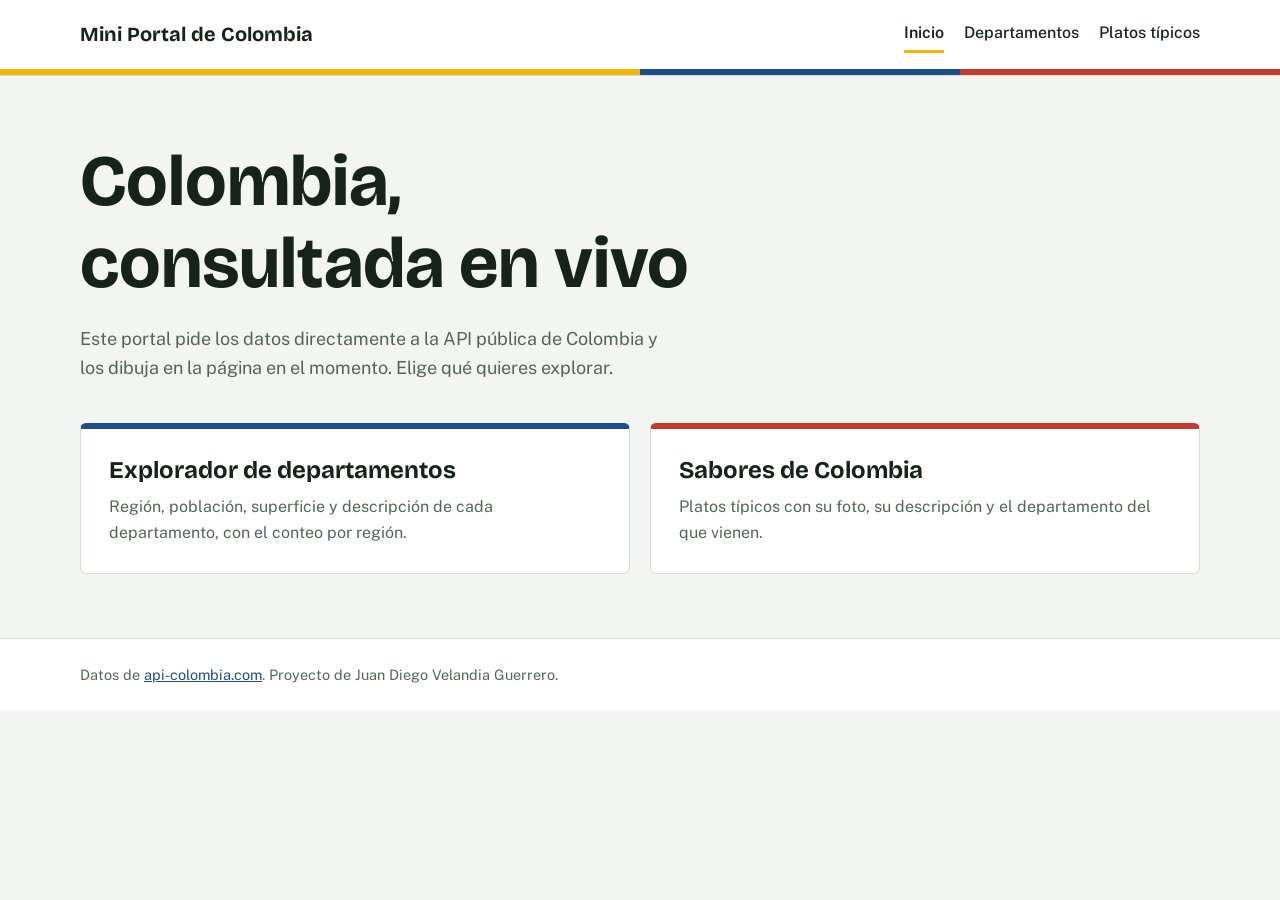
<file: index.html>
<!DOCTYPE html>
<html lang="es">
<head>
  <meta charset="UTF-8">
  <meta name="viewport" content="width=device-width, initial-scale=1">
  <title>Mini Portal de Colombia</title>
  <link rel="preconnect" href="https://fonts.googleapis.com">
  <link rel="preconnect" href="https://fonts.gstatic.com" crossorigin>
  <link href="https://fonts.googleapis.com/css2?family=Bricolage+Grotesque:wght@600;700&family=Public+Sans:wght@400;500;600&display=swap" rel="stylesheet">
  <link rel="stylesheet" href="css/styles.css">
</head>
<body>
  <header class="cabecera">
    <div class="contenedor cabecera-interior">
      <a class="marca" href="index.html">Mini Portal de Colombia</a>
      <nav aria-label="Principal">
        <ul class="menu">
          <li><a href="index.html" aria-current="page">Inicio</a></li>
          <li><a href="departamentos.html">Departamentos</a></li>
          <li><a href="platos.html">Platos típicos</a></li>
        </ul>
      </nav>
    </div>
    <div class="franja" aria-hidden="true"></div>
  </header>

  <main class="contenedor">
    <section class="portada">
      <h1>Colombia, consultada en vivo</h1>
      <p class="portada-texto">Este portal pide los datos directamente a la API pública de Colombia y los dibuja en la página en el momento. Elige qué quieres explorar.</p>
    </section>

    <section class="accesos" aria-label="Secciones del portal">
      <a class="acceso acceso-departamentos" href="departamentos.html">
        <h2>Explorador de departamentos</h2>
        <p>Región, población, superficie y descripción de cada departamento, con el conteo por región.</p>
      </a>
      <a class="acceso acceso-platos" href="platos.html">
        <h2>Sabores de Colombia</h2>
        <p>Platos típicos con su foto, su descripción y el departamento del que vienen.</p>
      </a>
    </section>
  </main>

  <footer class="pie">
    <div class="contenedor">
      <p>Datos de <a href="https://api-colombia.com/" target="_blank" rel="noopener">api-colombia.com</a>. Proyecto de Juan Diego Velandia Guerrero.</p>
    </div>
  </footer>
</body>
</html>
</file>
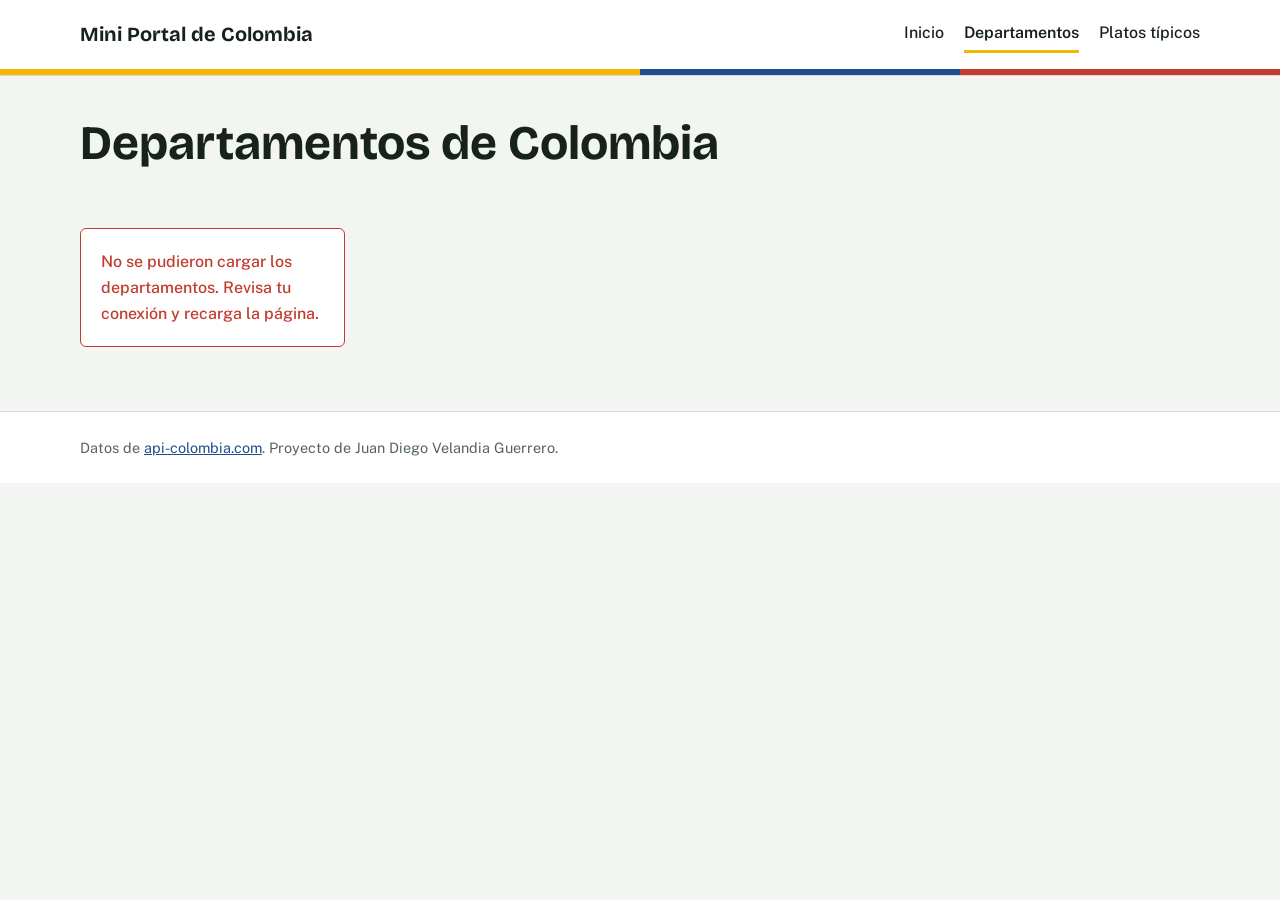
<file: departamentos.html>
<!DOCTYPE html>
<html lang="es">
<head>
  <meta charset="UTF-8">
  <meta name="viewport" content="width=device-width, initial-scale=1">
  <title>Departamentos de Colombia</title>
  <link rel="preconnect" href="https://fonts.googleapis.com">
  <link rel="preconnect" href="https://fonts.gstatic.com" crossorigin>
  <link href="https://fonts.googleapis.com/css2?family=Bricolage+Grotesque:wght@600;700&family=Public+Sans:wght@400;500;600&display=swap" rel="stylesheet">
  <link rel="stylesheet" href="css/styles.css">
</head>
<body>
  <header class="cabecera">
    <div class="contenedor cabecera-interior">
      <a class="marca" href="index.html">Mini Portal de Colombia</a>
      <nav aria-label="Principal">
        <ul class="menu">
          <li><a href="index.html">Inicio</a></li>
          <li><a href="departamentos.html" aria-current="page">Departamentos</a></li>
          <li><a href="platos.html">Platos típicos</a></li>
        </ul>
      </nav>
    </div>
    <div class="franja" aria-hidden="true"></div>
  </header>

  <main class="contenedor">
    <section class="encabezado-pagina">
      <h1>Departamentos de Colombia</h1>
      <p id="total" class="total" aria-live="polite"></p>
    </section>

    <section id="resumen" class="resumen" aria-labelledby="titulo-resumen" hidden>
      <h2 id="titulo-resumen">Departamentos por región</h2>
      <ul id="lista-regiones" class="lista-regiones"></ul>
    </section>

    <section id="lista-departamentos" class="rejilla" aria-label="Lista de departamentos"></section>
  </main>

  <footer class="pie">
    <div class="contenedor">
      <p>Datos de <a href="https://api-colombia.com/" target="_blank" rel="noopener">api-colombia.com</a>. Proyecto de Juan Diego Velandia Guerrero.</p>
    </div>
  </footer>

  <script src="js/comun.js"></script>
  <script src="js/departamentos.js"></script>
</body>
</html>
</file>
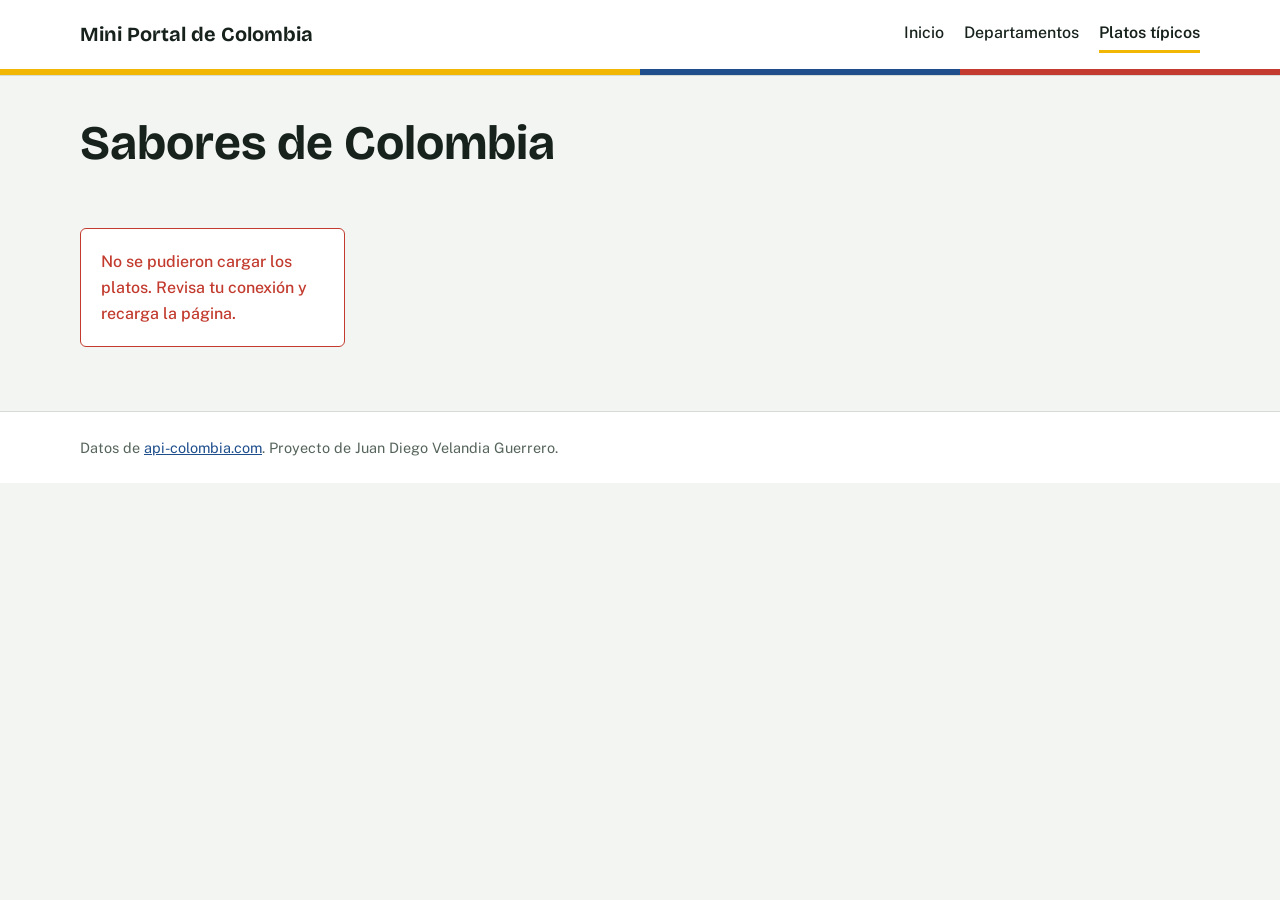
<file: platos.html>
<!DOCTYPE html>
<html lang="es">
<head>
  <meta charset="UTF-8">
  <meta name="viewport" content="width=device-width, initial-scale=1">
  <title>Sabores de Colombia</title>
  <link rel="preconnect" href="https://fonts.googleapis.com">
  <link rel="preconnect" href="https://fonts.gstatic.com" crossorigin>
  <link href="https://fonts.googleapis.com/css2?family=Bricolage+Grotesque:wght@600;700&family=Public+Sans:wght@400;500;600&display=swap" rel="stylesheet">
  <link rel="stylesheet" href="css/styles.css">
</head>
<body>
  <header class="cabecera">
    <div class="contenedor cabecera-interior">
      <a class="marca" href="index.html">Mini Portal de Colombia</a>
      <nav aria-label="Principal">
        <ul class="menu">
          <li><a href="index.html">Inicio</a></li>
          <li><a href="departamentos.html">Departamentos</a></li>
          <li><a href="platos.html" aria-current="page">Platos típicos</a></li>
        </ul>
      </nav>
    </div>
    <div class="franja" aria-hidden="true"></div>
  </header>

  <main class="contenedor">
    <section class="encabezado-pagina">
      <h1>Sabores de Colombia</h1>
      <p id="total" class="total" aria-live="polite"></p>
    </section>

    <section id="lista-platos" class="rejilla" aria-label="Lista de platos típicos"></section>
  </main>

  <footer class="pie">
    <div class="contenedor">
      <p>Datos de <a href="https://api-colombia.com/" target="_blank" rel="noopener">api-colombia.com</a>. Proyecto de Juan Diego Velandia Guerrero.</p>
    </div>
  </footer>

  <script src="js/comun.js"></script>
  <script src="js/platos.js"></script>
</body>
</html>
</file>
<file: css/styles.css>
/* Variables */
:root {
  --tinta: #17221C;
  --fondo: #F3F5F2;
  --superficie: #FFFFFF;
  --linea: #D5DCD6;
  --apagado: #55645B;
  --amarillo: #F2B705;
  --azul: #1E4E8C;
  --rojo: #C23B2E;
  --radio: 6px;
  --fuente-titulos: "Bricolage Grotesque", "Trebuchet MS", sans-serif;
  --fuente-texto: "Public Sans", system-ui, -apple-system, "Segoe UI", sans-serif;
}

/* Base */
*,
*::before,
*::after {
  box-sizing: border-box;
}

body {
  margin: 0;
  background: var(--fondo);
  color: var(--tinta);
  font-family: var(--fuente-texto);
  font-size: 1rem;
  line-height: 1.6;
}

h1,
h2 {
  margin: 0;
  font-family: var(--fuente-titulos);
  line-height: 1.15;
}

a {
  color: var(--azul);
}

a:focus-visible {
  outline: 3px solid var(--azul);
  outline-offset: 3px;
}

img {
  display: block;
  max-width: 100%;
}

.contenedor {
  width: min(1120px, 100% - 2.5rem);
  margin-inline: auto;
}

/* Cabecera */
.cabecera {
  background: var(--superficie);
  border-bottom: 1px solid var(--linea);
}

.cabecera-interior {
  display: flex;
  flex-wrap: wrap;
  align-items: center;
  justify-content: space-between;
  gap: 0.75rem 2rem;
  padding-block: 1rem;
}

.marca {
  font-family: var(--fuente-titulos);
  font-size: 1.25rem;
  font-weight: 700;
  color: var(--tinta);
  text-decoration: none;
}

.menu {
  display: flex;
  flex-wrap: wrap;
  gap: 0.25rem 1.25rem;
  margin: 0;
  padding: 0;
  list-style: none;
}

.menu a {
  display: inline-block;
  padding: 0.25rem 0;
  border-bottom: 3px solid transparent;
  color: var(--tinta);
  font-weight: 500;
  text-decoration: none;
}

.menu a:hover {
  border-bottom-color: var(--linea);
}

.menu a[aria-current="page"] {
  border-bottom-color: var(--amarillo);
  font-weight: 600;
}

.franja {
  height: 6px;
  background: linear-gradient(to right, var(--amarillo) 0 50%, var(--azul) 50% 75%, var(--rojo) 75% 100%);
}

/* Portada */
.portada {
  padding-block: 4rem 2.5rem;
}

.portada h1 {
  max-width: 14ch;
  font-size: clamp(2.5rem, 7vw, 4.5rem);
}

.portada-texto {
  max-width: 55ch;
  margin: 1.25rem 0 0;
  color: var(--apagado);
  font-size: 1.125rem;
}

.accesos {
  display: grid;
  grid-template-columns: repeat(auto-fit, minmax(280px, 1fr));
  gap: 1.25rem;
  padding-bottom: 4rem;
}

.acceso {
  display: block;
  padding: 1.75rem;
  background: var(--superficie);
  border: 1px solid var(--linea);
  border-top-width: 6px;
  border-radius: var(--radio);
  color: var(--tinta);
  text-decoration: none;
  transition: border-color 0.15s, box-shadow 0.15s;
}

.acceso-departamentos {
  border-top-color: var(--azul);
}

.acceso-platos {
  border-top-color: var(--rojo);
}

.acceso:hover {
  box-shadow: 0 6px 18px rgba(23, 34, 28, 0.12);
}

.acceso h2 {
  font-size: 1.5rem;
}

.acceso p {
  margin: 0.6rem 0 0;
  color: var(--apagado);
}

/* Encabezado de página */
.encabezado-pagina {
  padding-block: 2.5rem 1.5rem;
}

.encabezado-pagina h1 {
  font-size: clamp(2rem, 5vw, 3rem);
}

.total {
  min-height: 1.6em;
  margin: 0.5rem 0 0;
  color: var(--apagado);
  font-weight: 500;
}

/* Resumen por región */
.resumen {
  margin-bottom: 2rem;
  padding: 1.5rem;
  background: var(--superficie);
  border: 1px solid var(--linea);
  border-radius: var(--radio);
}

.resumen[hidden] {
  display: none;
}

.resumen h2 {
  font-size: 1.25rem;
}

.lista-regiones {
  display: grid;
  gap: 0.6rem;
  margin: 1rem 0 0;
  padding: 0;
  list-style: none;
}

.fila-region {
  display: grid;
  grid-template-columns: minmax(90px, 160px) 1fr 2.5ch;
  align-items: center;
  gap: 0.75rem;
}

.fila-barra {
  display: block;
  height: 14px;
  width: var(--ancho);
  min-width: 6px;
  background: var(--region);
  border-radius: 3px;
}

.fila-valor {
  font-weight: 600;
  text-align: right;
}

/* Regiones */
[data-region="andina"] { --region: #B0552F; }
[data-region="caribe"] { --region: #0E8A9B; }
[data-region="pacifica"] { --region: #3B5BA9; }
[data-region="orinoquia"] { --region: #C9971C; }
[data-region="amazonia"] { --region: #3E8E41; }
[data-region="insular"] { --region: #8E4B9B; }
[data-region="otra"] { --region: #6B7A70; }

/* Rejilla y tarjetas */
.rejilla {
  display: grid;
  grid-template-columns: repeat(auto-fill, minmax(260px, 1fr));
  gap: 1.25rem;
  padding-bottom: 4rem;
}

.rejilla[aria-busy="true"] {
  display: block;
}

.tarjeta {
  display: flex;
  flex-direction: column;
  background: var(--superficie);
  border: 1px solid var(--linea);
  border-left: 6px solid var(--region, var(--linea));
  border-radius: var(--radio);
  padding: 1.25rem;
}

.tarjeta-plato {
  padding: 0;
  border-left-width: 1px;
  overflow: hidden;
}

.tarjeta-titulo {
  font-size: 1.25rem;
}

.etiqueta-region,
.etiqueta-departamento {
  margin: 0.25rem 0 0;
  color: var(--apagado);
  font-size: 0.9rem;
  font-weight: 600;
}

.etiqueta-region::before {
  content: "";
  display: inline-block;
  width: 0.65em;
  height: 0.65em;
  margin-right: 0.45em;
  background: var(--region);
  border-radius: 50%;
}

.datos {
  display: grid;
  grid-template-columns: 1fr 1fr;
  gap: 0.75rem;
  margin: 1rem 0;
  padding-block: 0.9rem;
  border-block: 1px solid var(--linea);
}

.datos dt {
  color: var(--apagado);
  font-size: 0.8rem;
}

.datos dd {
  margin: 0;
  font-weight: 600;
}

.tarjeta-texto {
  margin: 0.75rem 0 0;
  display: -webkit-box;
  -webkit-line-clamp: 5;
  -webkit-box-orient: vertical;
  overflow: hidden;
  color: var(--tinta);
  font-size: 0.95rem;
}

.datos + .tarjeta-texto {
  margin-top: 0;
}

/* Tarjeta de plato */
.tarjeta-imagen {
  aspect-ratio: 4 / 3;
  background: var(--linea);
}

.tarjeta-imagen img {
  width: 100%;
  height: 100%;
  object-fit: cover;
}

.tarjeta-cuerpo {
  padding: 1.25rem;
}

/* Estados */
.estado {
  margin: 0;
  padding: 1.25rem;
  background: var(--superficie);
  border: 1px solid var(--linea);
  border-radius: var(--radio);
  font-weight: 500;
}

.estado-carga::before {
  content: "";
  display: inline-block;
  width: 0.9em;
  height: 0.9em;
  margin-right: 0.6em;
  border: 3px solid var(--linea);
  border-top-color: var(--azul);
  border-radius: 50%;
  vertical-align: -0.1em;
  animation: girar 0.9s linear infinite;
}

.estado-error {
  border-color: var(--rojo);
  color: var(--rojo);
}

@keyframes girar {
  to { transform: rotate(360deg); }
}

/* Pie */
.pie {
  padding-block: 1.5rem;
  border-top: 1px solid var(--linea);
  background: var(--superficie);
  color: var(--apagado);
  font-size: 0.9rem;
}

.pie p {
  margin: 0;
}

/* Adaptación a pantallas pequeñas */
@media (max-width: 520px) {
  .fila-region {
    grid-template-columns: 1fr 2.5ch;
  }

  .fila-barra {
    grid-column: 1 / -1;
    grid-row: 2;
  }
}

@media (prefers-reduced-motion: reduce) {
  .estado-carga::before {
    animation: none;
  }

  .acceso {
    transition: none;
  }
}
</file>
